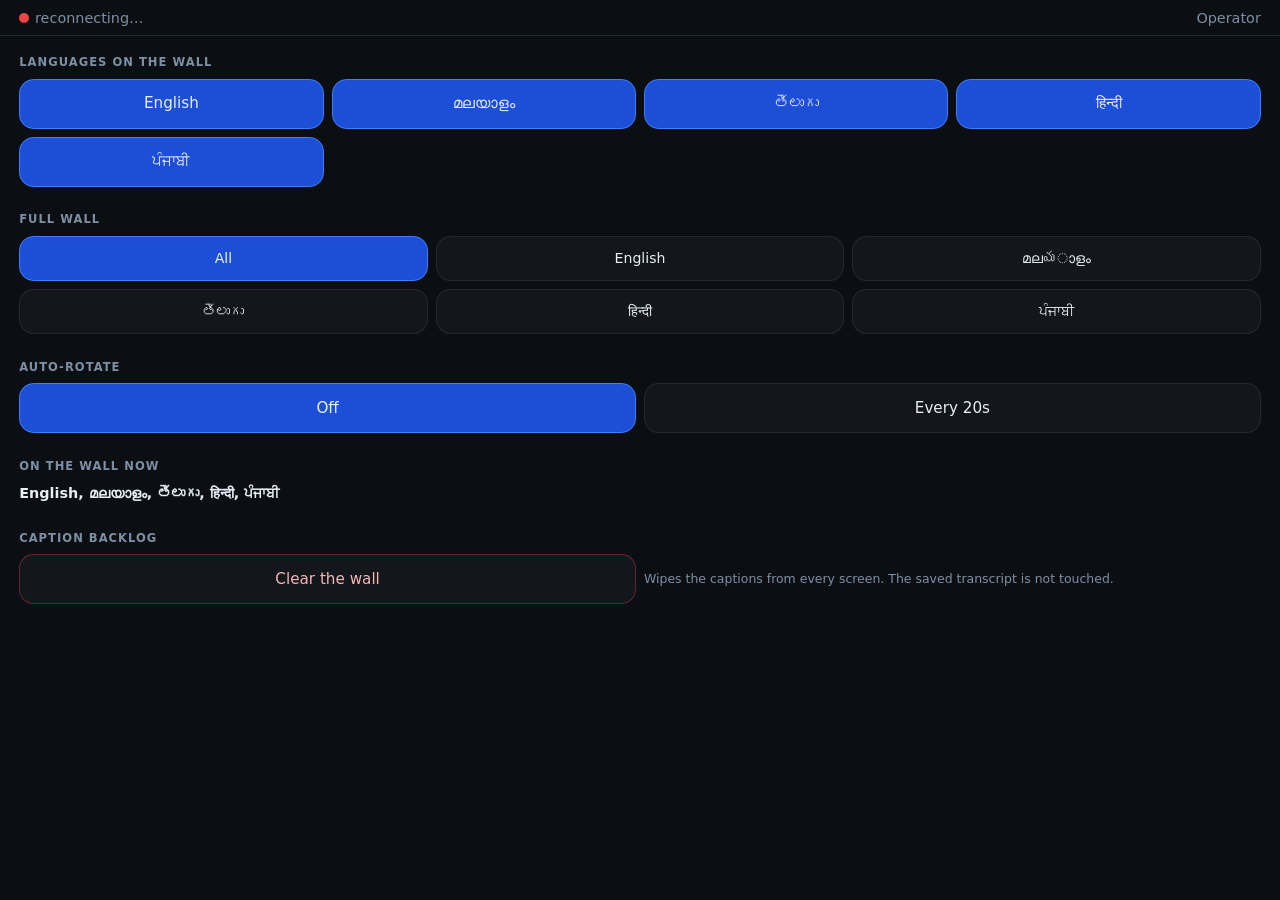
<file: static/control.html>
<!DOCTYPE html>
<html lang="en">
<head>
  <meta charset="UTF-8">
  <meta name="viewport" content="width=device-width, initial-scale=1.0, viewport-fit=cover">
  <title>Live Translation — Operator</title>
  <link rel="stylesheet" href="/static/common.css">
  <style>
    /* Palette, font and --ease come from common.css. This page used to carry
       its own flat greys (#16202b / #2b3948, 0.5rem radius) and so read as a
       different product from /status, which is reached from the line directly
       below it in the startup banner. */
    main { gap: 1.6rem; }
    h2 { font-size: 0.72rem; letter-spacing: 0.09em; text-transform: uppercase;
         color: var(--text-secondary); margin-bottom: 0.6rem; font-weight: 700; }
    .row { display: grid; grid-template-columns: repeat(4, 1fr); gap: 0.5rem; }
    .row.wide { grid-template-columns: repeat(2, 1fr); }
    /* Five buttons (All + 4 languages) squeeze onto one row at 4 columns on a
       phone; three columns wraps them onto two comfortable rows instead. */
    #focus { grid-template-columns: repeat(3, 1fr); }
    button {
      padding: 0.9rem 0.3rem; font-size: 0.95rem; font-family: inherit;
      background: var(--shell); color: var(--text-confirmed);
      border: 1px solid var(--hairline);
      border-radius: 0.9rem; cursor: pointer; min-width: 0;
      overflow: hidden;
      transition: transform 240ms var(--ease), background-color 260ms var(--ease),
                  border-color 260ms var(--ease);
    }
    /* The page had no pressed state at all — on a phone, with the wall across
       the room, a tap that does not acknowledge itself gets tapped twice. */
    button:active:not(:disabled) { transform: scale(0.96); }
    button:focus-visible { outline: 2px solid var(--accent-edge); outline-offset: 3px; }
    button.on, button.active { background: var(--accent); border-color: var(--accent-edge); }
    button:disabled { opacity: 0.35; cursor: default; }
    /* Let language names WRAP rather than ellipsise. മലയാളം was rendering as
       "മലയാ…ളം" in the narrower 3-column row — a half-spelled language name is
       worse than a two-line one, and clipping a script the reader depends on
       to identify their own language is the one thing this row must not do. */
    .row button { white-space: normal; line-height: 1.25; }
    #focus button { font-size: 0.88rem; padding: 0.8rem 0.3rem; }
    #mirror { color: var(--text-secondary); font-size: 0.9rem; line-height: 1.6; }
    #mirror b { color: var(--text-confirmed); }

    /* Clearing wipes the scrollback on every phone in the building, so it is
       the one control here that asks twice. */
    button.danger { border-color: rgba(239, 68, 68, 0.35); color: #f5b5b5; }
    button.danger.armed { background: var(--halt, #b91c1c); border-color: var(--down-dot);
                          color: #fff; }
    .hint { color: var(--text-secondary); font-size: 0.78rem; line-height: 1.5;
            align-self: center; }
  </style>
</head>
<body>
  <header>
    <span><span id="status-dot"></span><span id="status-text">connecting…</span></span>
    <span>Operator</span>
  </header>
  <main>
    <section>
      <h2>Languages on the wall</h2>
      <div class="row" id="lanes">
        <button type="button" data-lang="en">English</button>
        <button type="button" data-lang="ml">മലയാളം</button>
        <button type="button" data-lang="te">తెలుగు</button>
        <button type="button" data-lang="hi">हिन्दी</button>
        <button type="button" data-lang="pa">ਪੰਜਾਬੀ</button>
      </div>
    </section>
    <section>
      <h2>Full wall</h2>
      <div class="row" id="focus">
        <button type="button" data-focus="">All</button>
        <button type="button" data-focus="en">English</button>
        <button type="button" data-focus="ml">മലయാളം</button>
        <button type="button" data-focus="te">తెలుగు</button>
        <button type="button" data-focus="hi">हिन्दी</button>
        <button type="button" data-focus="pa">ਪੰਜਾਬੀ</button>
      </div>
    </section>
    <section>
      <h2>Auto-rotate</h2>
      <div class="row wide">
        <button type="button" id="rotate-off">Off</button>
        <button type="button" id="rotate-on">Every 20s</button>
      </div>
    </section>
    <section>
      <h2>On the wall now</h2>
      <p id="mirror">…</p>
    </section>
    <section>
      <h2>Caption backlog</h2>
      <div class="row wide">
        <button type="button" id="clear-wall" class="danger">Clear the wall</button>
        <p class="hint" id="clear-hint">Wipes the captions from every screen.
           The saved transcript is not touched.</p>
      </div>
    </section>
  </main>
  <script type="module" src="/static/control.js"></script>
</body>
</html>
</file>
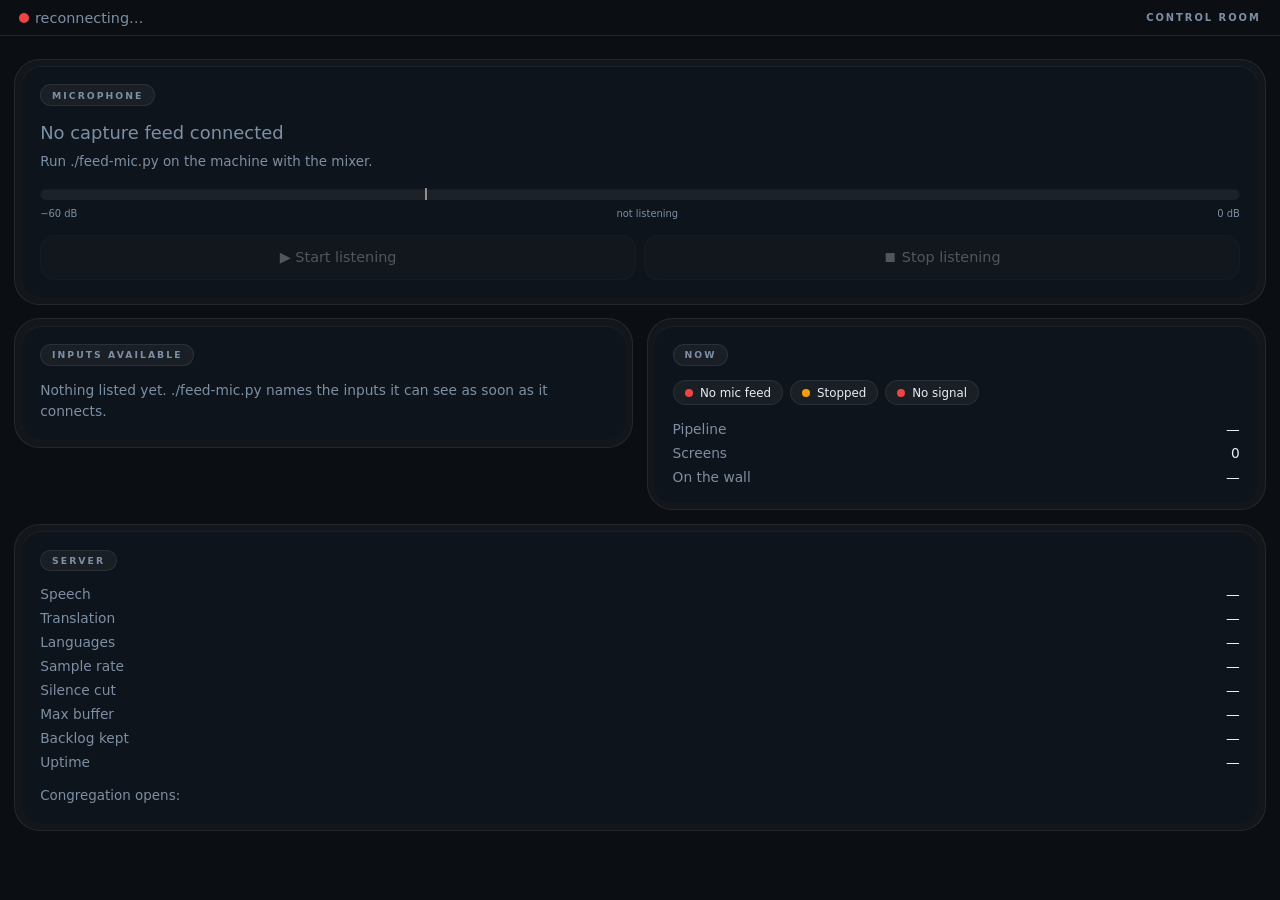
<file: static/status.html>
<!DOCTYPE html>
<html lang="en">
<head>
  <meta charset="UTF-8">
  <meta name="viewport" content="width=device-width, initial-scale=1.0, viewport-fit=cover">
  <title>Live Translation — Control Room</title>
  <link rel="stylesheet" href="/static/common.css">
  <style>
    /* Palette, font and --ease come from common.css, which mirrors the
       projector wall's dark tokens name for name. Only the two action fills
       below are local — the wall has no buttons to colour. */
    :root {
      --go: #15803d;
      --halt: #b91c1c;
    }

    /* common.css bottom-pins <main> so captions grow upward. A console reads
       top-down; without this the whole console floats at the bottom of the
       viewport until it is tall enough to fill it. */
    main::before { margin-top: 0; }
    main { padding: 1.4rem 0.9rem calc(2.5rem + env(safe-area-inset-bottom)); gap: 0.85rem; }

    header .tag {
      font-size: 0.62rem; font-weight: 600; letter-spacing: 0.2em;
      text-transform: uppercase; color: var(--text-secondary);
    }

    /* Two columns once there is room — an operator on a laptop should not
       scroll a phone column. Below 720px everything is one full-width stack. */
    #grid { display: grid; grid-template-columns: 1fr; gap: 0.85rem; }
    @media (min-width: 720px) {
      #grid { grid-template-columns: 1fr 1fr; align-items: start; }
      .span-2 { grid-column: span 2; }
    }

    /* Outer shell / inner core — panels read as instruments set into a desk. */
    .panel { padding: 0.4rem; border-radius: 1.6rem;
             background: var(--shell); border: 1px solid var(--hairline); }
    .panel > .core {
      padding: 1.1rem 1.15rem; border-radius: calc(1.6rem - 0.4rem);
      background: var(--card-bg); box-shadow: inset 0 1px 0 rgba(255, 255, 255, 0.055);
    }

    .eyebrow {
      display: inline-block; border-radius: 999px; padding: 0.26rem 0.68rem;
      margin-bottom: 0.9rem;
      background: rgba(255, 255, 255, 0.05); border: 1px solid var(--hairline);
      font-size: 0.58rem; font-weight: 600;
      letter-spacing: 0.22em; text-transform: uppercase; color: var(--text-secondary);
    }

    .headline { font-size: 1.12rem; line-height: 1.4; overflow-wrap: break-word; }
    .headline.muted { color: var(--text-secondary); }
    .sub { margin-top: 0.4rem; color: var(--text-secondary); font-size: 0.84rem; line-height: 1.55; }

    /* key/value rows — the "all the details" half of the page */
    dl { display: grid; grid-template-columns: auto 1fr; gap: 0.5rem 0.9rem;
         font-size: 0.86rem; align-items: baseline; }
    dt { color: var(--text-secondary); white-space: nowrap; }
    dd { text-align: right; overflow-wrap: anywhere; }
    dd.num { font-variant-numeric: tabular-nums; }

    /* ---------------------------------------------------------- level meter */
    #meter-wrap { position: relative; margin: 1rem 0 0.5rem;
                  height: 0.7rem; border-radius: 999px;
                  background: rgba(255, 255, 255, 0.06);
                  box-shadow: inset 0 1px 2px rgba(0, 0, 0, 0.5); overflow: hidden; }
    #meter {
      position: absolute; inset: 0; transform-origin: left center;
      transform: scaleX(0); border-radius: 999px;
      background: linear-gradient(90deg, var(--accent), var(--live-dot));
      transition: transform 120ms linear;   /* a meter must not lag the sound */
    }
    #meter.quiet { background: linear-gradient(90deg, var(--card-border), var(--text-muted)); }
    /* Where the server stops calling it silence (SILENCE_THRESHOLD, int16). */
    #threshold { position: absolute; top: -0.2rem; bottom: -0.2rem; width: 2px;
                 background: rgba(255, 255, 255, 0.5); }
    .meter-scale { display: flex; justify-content: space-between;
                   font-size: 0.62rem; color: var(--text-secondary);
                   font-variant-numeric: tabular-nums; }

    /* ------------------------------------------------------------- controls */
    .actions { display: grid; grid-template-columns: 1fr 1fr; gap: 0.5rem;
               margin-top: 1rem; }
    button {
      font: inherit; font-size: 0.9rem; cursor: pointer; color: var(--text-confirmed);
      padding: 0.85rem 0.6rem; border-radius: 0.9rem;
      background: rgba(255, 255, 255, 0.045); border: 1px solid var(--hairline);
      transition: transform 240ms var(--ease), background-color 260ms var(--ease),
                  border-color 260ms var(--ease), opacity 200ms var(--ease);
    }
    button:active:not(:disabled) { transform: scale(0.97); }
    button:disabled { opacity: 0.3; cursor: default; }
    button:focus-visible { outline: 2px solid var(--accent-edge); outline-offset: 3px; }
    #btn-start.armed { background: var(--go); border-color: var(--live-dot); }
    #btn-stop.armed { background: var(--halt); border-color: var(--down-dot); }

    /* --------------------------------------------------------- device list */
    #devices { list-style: none; display: flex; flex-direction: column; gap: 0.45rem; }
    .device {
      display: flex; align-items: center; gap: 0.8rem; width: 100%; text-align: left;
      padding: 0.8rem 0.9rem; border-radius: 1rem;
    }
    .device .pip {
      flex: 0 0 auto; width: 0.6rem; height: 0.6rem; border-radius: 999px;
      background: rgba(255, 255, 255, 0.18);
      transition: background-color 300ms var(--ease), box-shadow 300ms var(--ease);
    }
    .device.current { background: var(--accent); border-color: var(--accent-edge); }
    .device.current .pip { background: #fff; box-shadow: 0 0 0 0.22rem rgba(255, 255, 255, 0.25); }
    .device .name { flex: 1; min-width: 0; overflow-wrap: anywhere; }
    .device .role { font-size: 0.62rem; letter-spacing: 0.14em; text-transform: uppercase;
                    color: var(--text-secondary); }
    .device.current .role { color: rgba(255, 255, 255, 0.75); }
    #devices-empty { color: var(--text-secondary); font-size: 0.86rem; line-height: 1.55; }
    #devices-empty[hidden] { display: none; }

    /* ---------------------------------------------------------- state chips */
    .chip {
      display: inline-flex; align-items: center; gap: 0.45rem;
      padding: 0.3rem 0.7rem; border-radius: 999px;
      background: rgba(255, 255, 255, 0.05); border: 1px solid var(--hairline);
      font-size: 0.74rem;
    }
    .chip .pip { width: 0.5rem; height: 0.5rem; border-radius: 999px; background: var(--text-secondary); }
    .chip.on .pip { background: var(--live-dot); }
    .chip.warn .pip { background: var(--warn-dot); }
    .chip.off .pip { background: var(--down-dot); }
    #chips { display: flex; flex-wrap: wrap; gap: 0.4rem; }

    #urls { list-style: none; font-size: 0.82rem; color: var(--text-secondary); line-height: 1.7;
            overflow-wrap: anywhere; }

    @media (prefers-reduced-motion: reduce) {
      button, .device .pip, #meter { transition: none; }
    }
  </style>
</head>
<body>
  <header>
    <span><span id="status-dot"></span><span id="status-text">connecting…</span></span>
    <span class="tag">Control room</span>
  </header>
  <main>
    <div id="grid">

      <section class="panel span-2">
        <div class="core">
          <span class="eyebrow">Microphone</span>
          <p class="headline muted" id="mic-device">No capture feed connected</p>
          <p class="sub" id="mic-sub">Run ./feed-mic.py on the machine with the mixer.</p>

          <div id="meter-wrap"><div id="meter"></div><div id="threshold"></div></div>
          <div class="meter-scale">
            <span>−60 dB</span><span id="meter-read">silent</span><span>0 dB</span>
          </div>

          <div class="actions">
            <button type="button" id="btn-start">▶ Start listening</button>
            <button type="button" id="btn-stop">⏹ Stop listening</button>
          </div>
        </div>
      </section>

      <section class="panel">
        <div class="core">
          <span class="eyebrow">Inputs available</span>
          <ul id="devices"></ul>
          <p id="devices-empty">Nothing listed yet. ./feed-mic.py names the inputs it
             can see as soon as it connects.</p>
        </div>
      </section>

      <section class="panel">
        <div class="core">
          <span class="eyebrow">Now</span>
          <div id="chips"></div>
          <dl style="margin-top: 1rem;">
            <dt>Pipeline</dt><dd id="d-pipeline">—</dd>
            <dt>Screens</dt><dd class="num" id="d-screens">0</dd>
            <dt>On the wall</dt><dd id="d-wall">—</dd>
          </dl>
        </div>
      </section>

      <section class="panel span-2">
        <div class="core">
          <span class="eyebrow">Server</span>
          <dl>
            <dt>Speech</dt><dd id="d-whisper">—</dd>
            <dt>Translation</dt><dd id="d-translator">—</dd>
            <dt>Languages</dt><dd id="d-langs">—</dd>
            <dt>Sample rate</dt><dd class="num" id="d-rate">—</dd>
            <dt>Silence cut</dt><dd class="num" id="d-silence">—</dd>
            <dt>Max buffer</dt><dd class="num" id="d-buffer">—</dd>
            <dt>Backlog kept</dt><dd class="num" id="d-history">—</dd>
            <dt>Uptime</dt><dd class="num" id="d-uptime">—</dd>
          </dl>
          <p class="sub" style="margin-top: 1rem;">Congregation opens:</p>
          <ul id="urls"></ul>
        </div>
      </section>

    </div>
  </main>
  <script type="module" src="/static/status.js"></script>
</body>
</html>
</file>
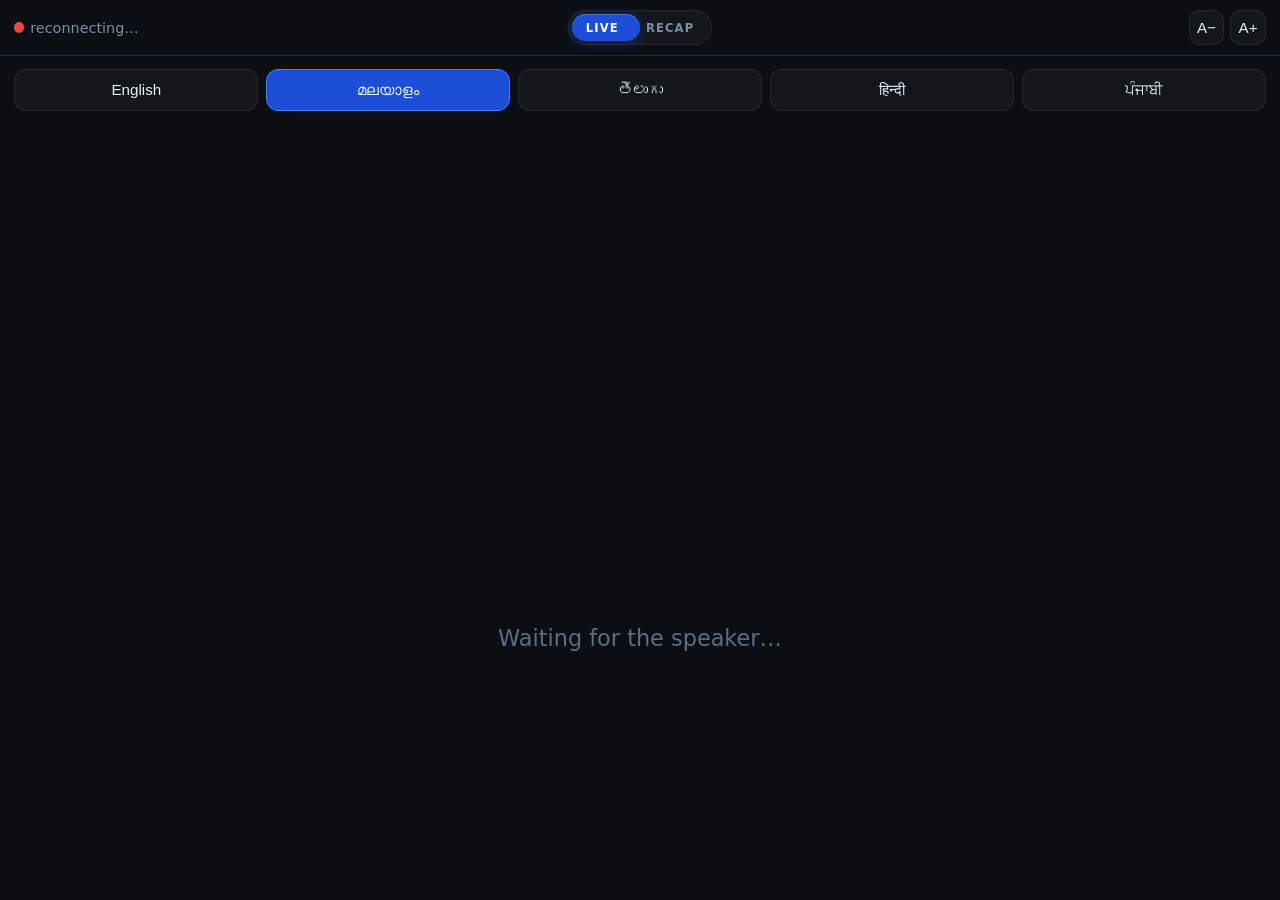
<file: static/view.html>
<!DOCTYPE html>
<html lang="en">
<head>
  <meta charset="UTF-8">
  <meta name="viewport" content="width=device-width, initial-scale=1.0, viewport-fit=cover">
  <title>Live Translation — My Language</title>
  <link rel="stylesheet" href="/static/common.css">
  <style>
    /* Palette, font and --ease all come from common.css, which mirrors the
       projector wall's dark tokens name for name. Only the reader-controlled
       caption size is local to this page. */
    :root { --caption-size: 1.5rem; }

    /* Header is three zones on one line: state, mode, text size. A third row
       would cost ~44px of caption space, which on a 360px phone is a whole
       line of Malayalam at the default size. */
    header { padding-left: 0.9rem; padding-right: 0.9rem; gap: 0.6rem; }
    #status { display: flex; align-items: center; min-width: 0; flex: 1 1 0; }
    #status-text { overflow: hidden; text-overflow: ellipsis; white-space: nowrap; }

    #size-controls { display: flex; gap: 0.4rem; align-items: center; flex: 1 1 0;
                     justify-content: flex-end; }
    #size-controls button {
      width: 2.2rem; height: 2.2rem; line-height: 1; border-radius: 0.7rem;
      background: var(--shell); color: var(--text-confirmed); border: 1px solid var(--hairline);
      cursor: pointer; font-size: 0.95rem;
      transition: transform 240ms var(--ease), background-color 240ms var(--ease);
    }
    #size-controls button:active:not(:disabled) { transform: scale(0.92); }
    #size-controls button:disabled { opacity: 0.3; cursor: default; }

    /* ---- mode switch: one thumb that slides, not two buttons that repaint -- */
    #mode-switch {
      position: relative; display: flex; flex: 0 0 auto;
      padding: 0.2rem; border-radius: 999px;
      background: var(--shell); border: 1px solid var(--hairline);
    }
    #mode-thumb {
      position: absolute; top: 0.2rem; bottom: 0.2rem; left: 0.2rem;
      width: calc(50% - 0.2rem); border-radius: 999px;
      background: var(--accent);
      box-shadow: inset 0 1px 1px rgba(255, 255, 255, 0.2),
                  0 2px 12px rgba(29, 78, 216, 0.4);
      transition: transform 520ms var(--ease);
    }
    body.mode-recap #mode-thumb { transform: translateX(100%); }
    #mode-switch button {
      position: relative; z-index: 1; border: 0; background: none; cursor: pointer;
      padding: 0.42rem 0.85rem; border-radius: 999px;
      font: inherit; font-size: 0.72rem; font-weight: 600;
      letter-spacing: 0.1em; text-transform: uppercase;
      color: var(--text-secondary); transition: color 380ms var(--ease);
    }
    #mode-switch button[aria-selected="true"] { color: #ffffff; }

    /* Under ~380px the three zones stop fitting. The dot already carries the
       connection state; the word next to it is the redundant half. */
    @media (max-width: 379px) { #status-text { display: none; } }

    /* ------------------------------------------------------------ live mode */
    #picker { display: grid; grid-auto-flow: column; grid-auto-columns: 1fr;
              gap: 0.5rem; padding: 0.8rem 0.9rem; }
    #picker button {
      padding: 0.7rem 0.2rem; font-size: 0.95rem; min-width: 0;
      white-space: nowrap; overflow: hidden; text-overflow: ellipsis;
      background: var(--shell); color: var(--text-confirmed); border: 1px solid var(--hairline);
      border-radius: 0.75rem; cursor: pointer;
      transition: transform 240ms var(--ease), background-color 300ms var(--ease),
                  border-color 300ms var(--ease);
    }
    #picker button:active { transform: scale(0.96); }
    #picker button.active { background: var(--accent); border-color: var(--accent-edge); }

    /* One flowing paragraph — sentences are inline spans, so the message reads
       continuously instead of as a stack of separate blocks. */
    #transcript {
      font-size: var(--caption-size);
      line-height: 1.75;
      hyphens: auto;
      overflow-wrap: break-word;
    }
    #transcript:empty { display: none; }
    #transcript span { transition: color 120ms ease-out; }

    /* Not yet translated: the English shows through in grey and is swapped for
       the translation when it lands, so the page never looks stalled. */
    #transcript span.awaiting { color: var(--text-pending); }
    /* Still being revised by the server — see the `final` flag. Distinct from
       .awaiting, which means "translated text has not arrived yet". */
    #transcript span.provisional { opacity: 0.75; }
    /* :not(.awaiting) matters — the newest sentence is almost always the one
       still awaiting translation, so an unqualified .live rule would cancel
       the dimming exactly when it is needed. */
    /* A step brighter than --text-confirmed on purpose: this is the line
       being spoken right now. */
    #transcript span.live:not(.awaiting) { color: #ffffff; }

    /* Landing marker after a tap through from the recap. A keyframe animation,
       NOT a transition: a transition has to be declared on every span to be
       there when the class lands, and declaring background-color/box-shadow
       transitions page-wide left the colour of ordinary spans stuck part-way
       through their own 120ms fade. This touches exactly the one span tapped. */
    #transcript span.flash {
      border-radius: 0.3rem;
      animation: flash 1.6s var(--ease) both;
    }
    @keyframes flash {
      0%, 55% { background: rgba(59, 130, 246, 0.3);
                box-shadow: 0 0 0 0.25rem rgba(59, 130, 246, 0.3); }
      100%    { background: rgba(59, 130, 246, 0);
                box-shadow: 0 0 0 0.25rem rgba(59, 130, 246, 0); }
    }

    /* `main` is the scroll container (see common.css). It carries display:flex,
       which outranks the [hidden] UA rule — without this line, switching to
       recap leaves the live transcript on screen underneath it. */
    #captions[hidden] { display: none; }

    /* ----------------------------------------------------------- recap mode */
    #recap-panel {
      flex: 1; overflow-y: auto; overscroll-behavior: contain;
      padding: 1.6rem 0.9rem calc(6rem + env(safe-area-inset-bottom));
    }
    #recap-panel[hidden] { display: none; }

    .eyebrow {
      display: inline-block; border-radius: 999px;
      padding: 0.28rem 0.7rem;
      background: var(--shell); border: 1px solid var(--hairline);
      font-size: 0.6rem; font-weight: 600;
      letter-spacing: 0.22em; text-transform: uppercase; color: var(--text-secondary);
    }
    #recap-meta {
      margin-top: 0.85rem; color: var(--text-pending); font-size: 0.88rem; line-height: 1.55;
      max-width: 34ch;
    }
    #recap-head { margin-bottom: 1.6rem; }

    #recap-list { list-style: none; display: flex; flex-direction: column; gap: 0.85rem; }

    /* Entry choreography. transform + opacity only: this is a scrolling
       container on a phone, and anything that repaints costs frames. */
    .recap-card {
      opacity: 0; transform: translateY(1.5rem);
      transition: opacity 760ms var(--ease), transform 760ms var(--ease);
      transition-delay: calc(var(--i, 0) * 55ms);
    }
    .recap-card.in { opacity: 1; transform: none; }

    /* Outer shell / inner core: the card sits IN something rather than ON the
       background, so the list reads as objects to scroll past. */
    .recap-shell {
      display: block; width: 100%; text-align: left; cursor: pointer;
      -webkit-appearance: none; appearance: none;
      padding: 0.4rem; border-radius: 1.75rem;
      background: var(--shell); border: 1px solid var(--hairline);
      font: inherit; color: inherit;
      transition: transform 320ms var(--ease), background-color 320ms var(--ease);
    }
    .recap-shell:active { transform: scale(0.985); background: rgba(255, 255, 255, 0.06); }
    .recap-shell:focus-visible { outline: 2px solid var(--accent-edge); outline-offset: 3px; }

    .recap-core {
      display: flex; gap: 0.85rem; align-items: flex-start;
      /* concentric: outer 1.75rem minus the 0.4rem shell padding */
      padding: 0.95rem 1.05rem; border-radius: calc(1.75rem - 0.4rem);
      background: var(--card-bg);
      box-shadow: inset 0 1px 0 rgba(255, 255, 255, 0.055);
    }

    .recap-ord {
      flex: 0 0 auto; width: 1.9rem; height: 1.9rem; border-radius: 999px;
      display: flex; align-items: center; justify-content: center;
      background: rgba(255, 255, 255, 0.05);
      box-shadow: inset 0 1px 0 rgba(255, 255, 255, 0.08);
      font-size: 0.65rem; font-weight: 600; color: var(--text-secondary);
      font-variant-numeric: tabular-nums;
      transition: transform 320ms var(--ease);
    }
    .recap-shell:active .recap-ord { transform: scale(1.08); }

    .recap-text {
      flex: 1; min-width: 0;
      font-size: calc(var(--caption-size) * 0.8);
      line-height: 1.6; overflow-wrap: break-word; hyphens: auto;
    }
    /* Same contract as the live lane: untranslated shows its English in grey
       rather than a placeholder. */
    .recap-text.awaiting { color: var(--text-pending); }

    #recap-empty { font-size: 1.05rem; margin: 3rem auto; max-width: 26ch; }
    #recap-empty[hidden] { display: none; }

    @media (prefers-reduced-motion: reduce) {
      .recap-card { opacity: 1; transform: none; transition: none; }
      #transcript span.flash { animation: none; background: rgba(59, 130, 246, 0.3); }
      #mode-thumb, .recap-shell, .recap-ord { transition: none; }
    }

    /* --------------------------------------------------------- floating pill */
    .float-pill {
      position: fixed; left: 50%; transform: translateX(-50%);
      bottom: calc(1.1rem + env(safe-area-inset-bottom));
      padding: 0.62rem 0.55rem 0.62rem 1.1rem; border-radius: 999px;
      display: flex; align-items: center; gap: 0.6rem;
      background: var(--accent); color: #fff; border: 1px solid var(--accent-edge);
      font: inherit; font-size: 0.9rem; cursor: pointer; z-index: 10;
      box-shadow: 0 10px 30px rgba(0, 0, 0, 0.5),
                  inset 0 1px 0 rgba(255, 255, 255, 0.22);
      transition: transform 360ms var(--ease);
    }
    .float-pill:active { transform: translateX(-50%) scale(0.95); }
    .float-pill[hidden] { display: none; }
    /* The glyph never sits naked beside the label — it gets its own well. */
    .float-pill .glyph {
      width: 1.6rem; height: 1.6rem; border-radius: 999px;
      display: flex; align-items: center; justify-content: center;
      background: rgba(255, 255, 255, 0.16); font-size: 0.85rem; line-height: 1;
      transition: transform 360ms var(--ease);
    }
    .float-pill:active .glyph { transform: translateY(1px) scale(1.06); }
  </style>
</head>
<body class="mode-live">
  <header>
    <span id="status"><span id="status-dot"></span><span id="status-text">connecting…</span></span>
    <div id="mode-switch" role="tablist" aria-label="View mode">
      <span id="mode-thumb" aria-hidden="true"></span>
      <button id="mode-live" type="button" role="tab" aria-selected="true"
              aria-controls="captions" data-mode="live">Live</button>
      <button id="mode-recap" type="button" role="tab" aria-selected="false"
              aria-controls="recap-panel" data-mode="recap">Recap</button>
    </div>
    <span id="size-controls">
      <button id="text-smaller" type="button" aria-label="Smaller text">A−</button>
      <button id="text-bigger" type="button" aria-label="Larger text">A+</button>
    </span>
  </header>
  <nav id="picker">
    <button data-lang="en">English</button>
    <button data-lang="ml">മലയാളം</button>
    <button data-lang="te">తెలుగు</button>
    <button data-lang="hi">हिन्दी</button>
    <button data-lang="pa">ਪੰਜਾਬੀ</button>
  </nav>
  <main id="captions" role="tabpanel" aria-labelledby="mode-live">
    <div class="empty-state" id="empty">Waiting for the speaker…</div>
    <p id="transcript"></p>
  </main>
  <section id="recap-panel" role="tabpanel" aria-labelledby="mode-recap" hidden>
    <div id="recap-head">
      <span class="eyebrow">So far</span>
      <p id="recap-meta"></p>
    </div>
    <ol id="recap-list"></ol>
    <div class="empty-state" id="recap-empty" hidden>Not enough has been said yet.</div>
  </section>
  <button id="jump-live" class="float-pill" type="button" hidden>
    Live<span class="glyph" aria-hidden="true">↓</span>
  </button>
  <button id="recap-refresh" class="float-pill" type="button" hidden>
    <span id="recap-refresh-label">Update recap</span><span class="glyph" aria-hidden="true">↻</span>
  </button>
  <script type="module" src="/static/view.js"></script>
</body>
</html>
</file>
<file: static/common.css>
/* Shared shell for the screens people HOLD — /view, /control, /status.
 *
 * PALETTE: the dark half of the projector wall's token set, name for name (see
 * static/display.css). The wall flips light/dark with the hall; these pages
 * never do — a phone read in a dark church stays dark — so they take the dark
 * values and only the dark values. That is why the tokens are copied here
 * rather than shared through one file: sharing would let a change to the wall's
 * theme flip the phones with it, which is the thing display.css was split out
 * to prevent. tests/test_theme_tokens.py pins the two copies together so they
 * cannot quietly drift back apart.
 *
 * FONT: identical stack and identical ORDER to display.css. Leading with
 * system-ui (as this file used to) renders Latin text in the OS UI font on a
 * phone and in Noto Sans on the wall — the same sentence in two typefaces
 * depending on which screen you read it from.
 */
:root {
  color-scheme: dark;

  /* --- shared with display.css (dark) — keep in sync, see the test --------- */
  --page-bg: #0b0f14;
  --card-bg: #0e141b;
  --card-border: #1c2733;
  --text-confirmed: #e8eef5;
  --text-pending: #6b7c8f;
  --text-muted: #5b6e83;
  --text-secondary: #7d8fa3;
  --live-dot: #22c55e;
  --warn-dot: #f59e0b;

  /* --- phone-only: the wall has nothing to press and never disconnects ----- */
  --down-dot: #ef4444;
  --accent: #1d4ed8;
  --accent-edge: #3b82f6;
  /* The shell/hairline pair controls are nested in. Deliberately translucent
     rather than a flat colour: these sit on several different backgrounds. */
  --shell: rgba(255, 255, 255, 0.035);
  --hairline: rgba(255, 255, 255, 0.075);
  --ease: cubic-bezier(0.32, 0.72, 0, 1);
}

* { margin: 0; padding: 0; box-sizing: border-box; }

body {
  background: var(--page-bg);
  color: var(--text-confirmed);
  /* No webfont <link>. The hall has no internet (see qr.py), so a Google Fonts
     request fails closed. The Noto families are installed on the host. */
  font-family: "Noto Sans", "Noto Sans Telugu", "Noto Sans Malayalam",
               "Noto Sans Devanagari", "Noto Sans Gurmukhi", system-ui, sans-serif;
  /* Pin the page to the viewport so <main> is the scroll container. With
     min-height the body just grows with the captions, main never overflows,
     and there is nothing to scroll back through. dvh excludes mobile browser
     chrome; the vh line above it is the fallback. */
  height: 100vh;
  height: 100dvh;
  overflow: hidden;
  display: flex;
  flex-direction: column;
}

header {
  display: flex; justify-content: space-between; align-items: center;
  padding: 0.6rem 1.2rem; font-size: 0.9rem; color: var(--text-secondary);
  border-bottom: 1px solid var(--card-border);
}

#status-dot {
  display: inline-block; width: 0.7em; height: 0.7em; border-radius: 50%;
  background: var(--down-dot); margin-right: 0.4em;
}
#status-dot.connected { background: var(--live-dot); }

main { flex: 1; overflow-y: auto; padding: 1.2rem; display: flex;
       flex-direction: column; gap: 1.4rem; }

/* Captions grow from the bottom. This MUST NOT be `justify-content: flex-end`:
   on a scrolling flex container that makes the browser report scrollHeight ==
   clientHeight, so content overflowing the top becomes permanently
   unreachable — you cannot scroll back to older captions at all. A zero-height
   first flex item with `margin-top: auto` gets the same look and keeps the
   overflow scrollable. Verified in tests/ui/.
   
   Scoped to #captions, NOT to every <main>. As a bare `main::before` it also
   bottom-pinned /control, which is a panel of buttons and not a caption feed —
   it shipped with 367px of empty space above its first control on an 844px
   phone. Only /view grows upward. */
#captions::before { content: ""; margin-top: auto; }

.empty-state { color: var(--text-muted); text-align: center; margin: auto;
               font-size: 1.4rem; }
</file>
